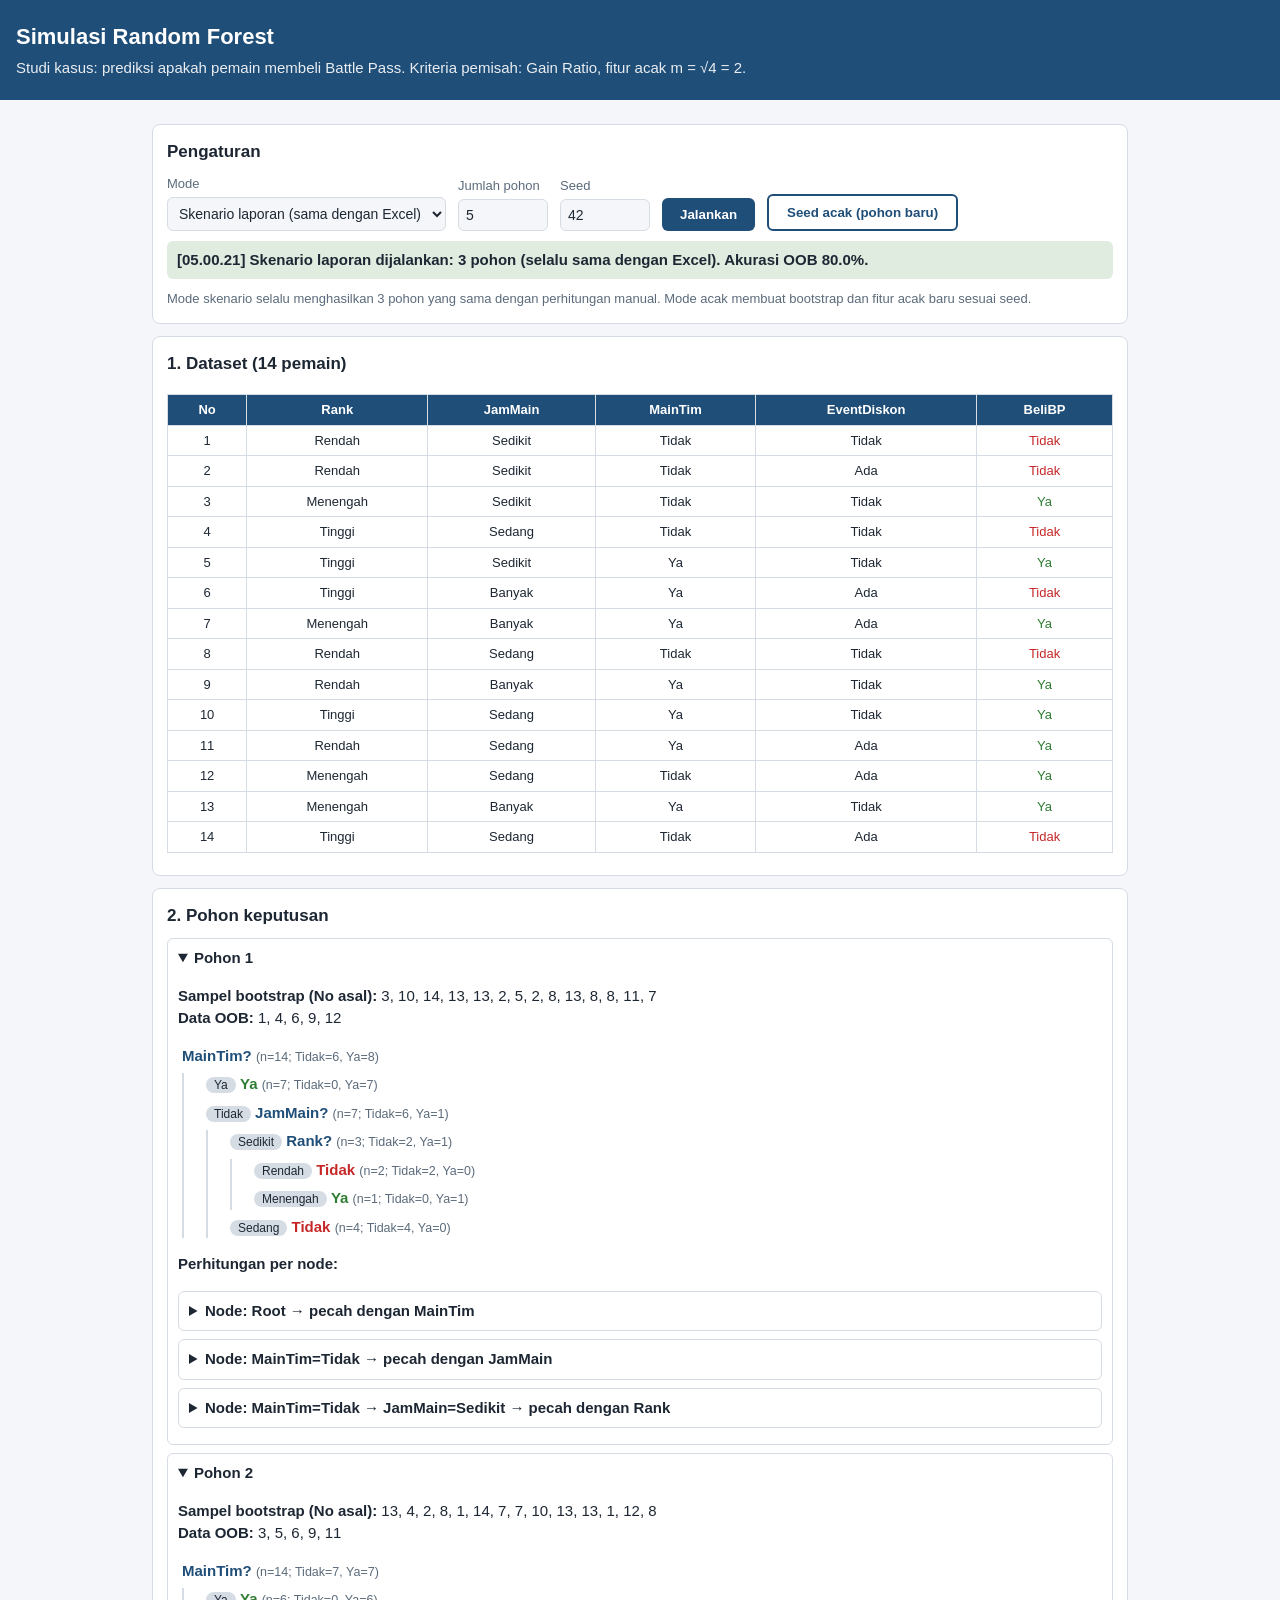
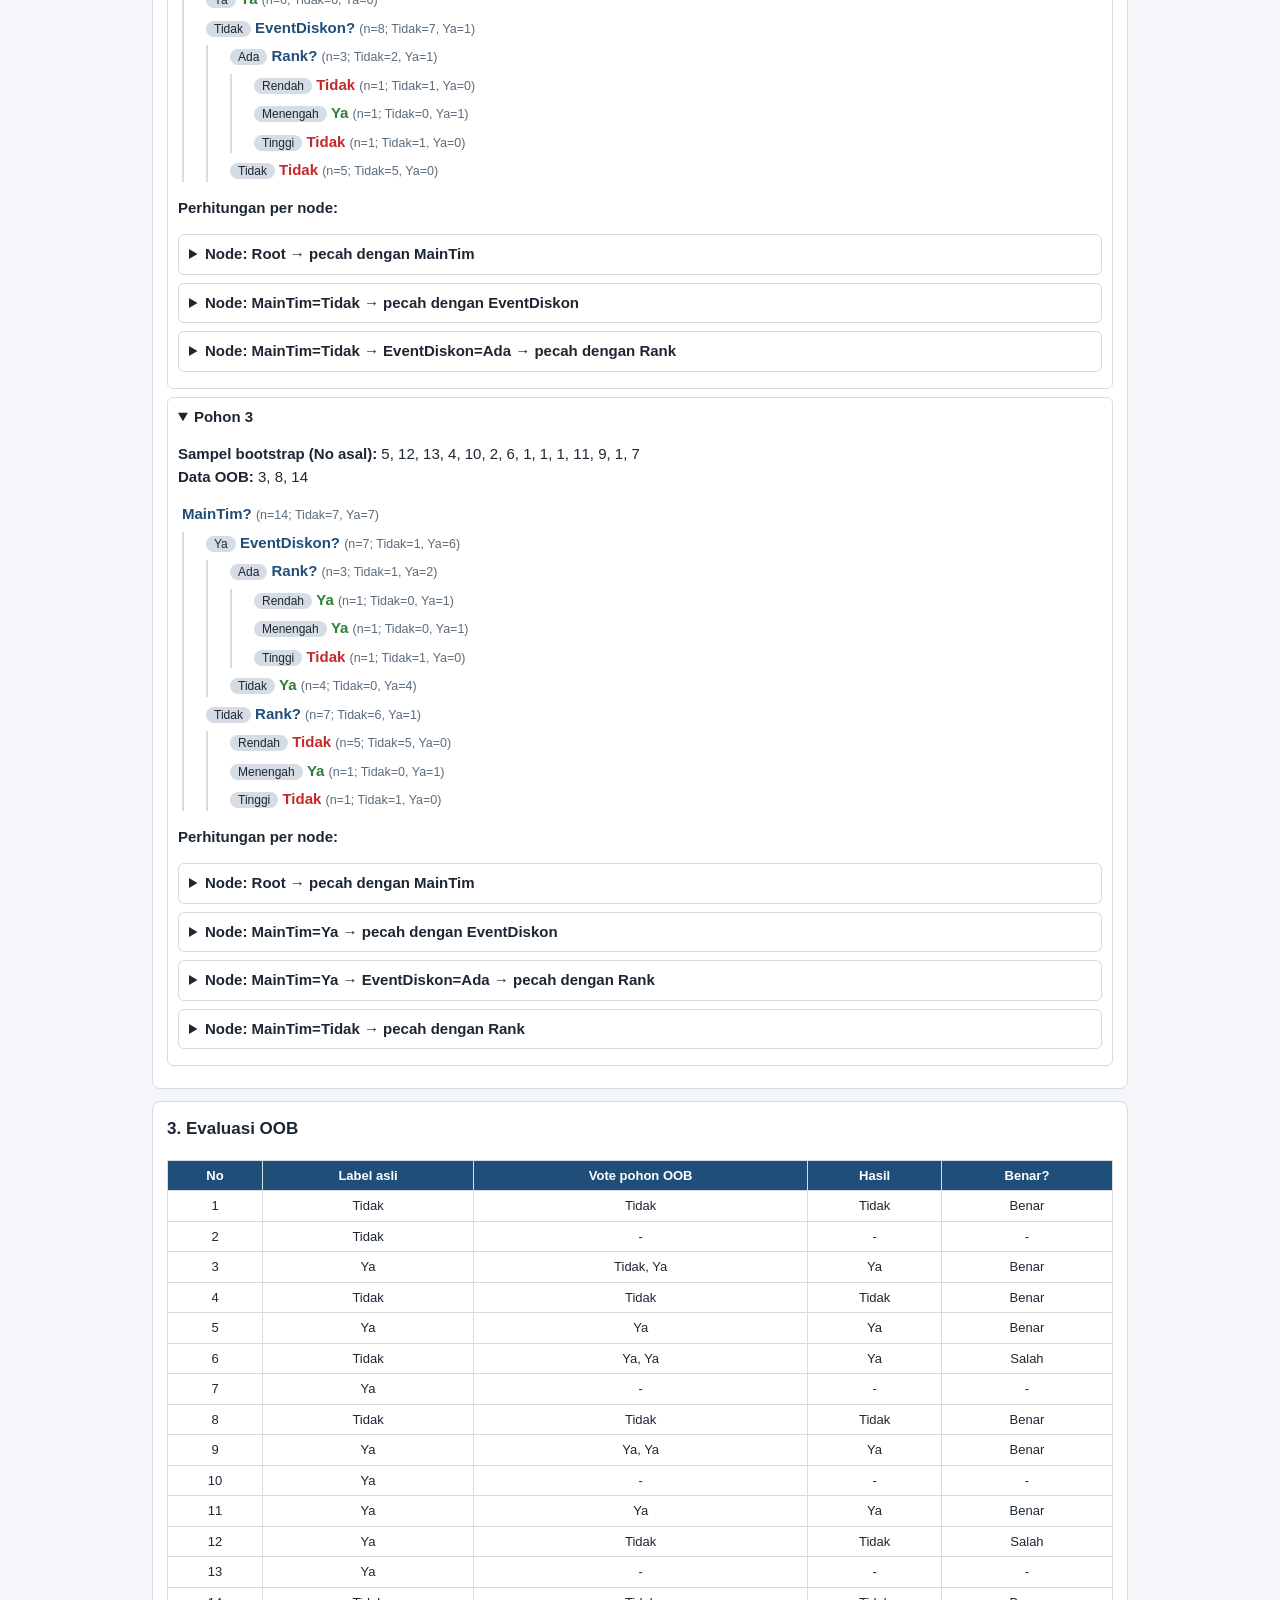
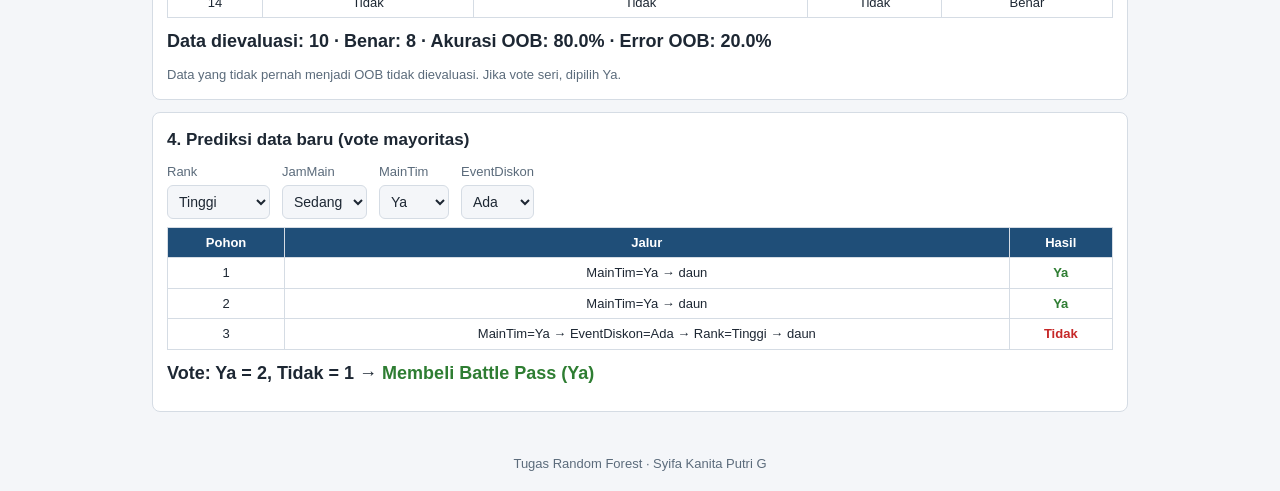
<file: index.html>
<!DOCTYPE html>
<html lang="id">
<head>
<meta charset="UTF-8">
<meta http-equiv="refresh" content="0; url=web/">
<title>Simulasi Random Forest - Battle Pass</title>
</head>
<body>
<p>Mengalihkan ke <a href="web/">simulasi Random Forest</a>...</p>
</body>
</html>
</file>
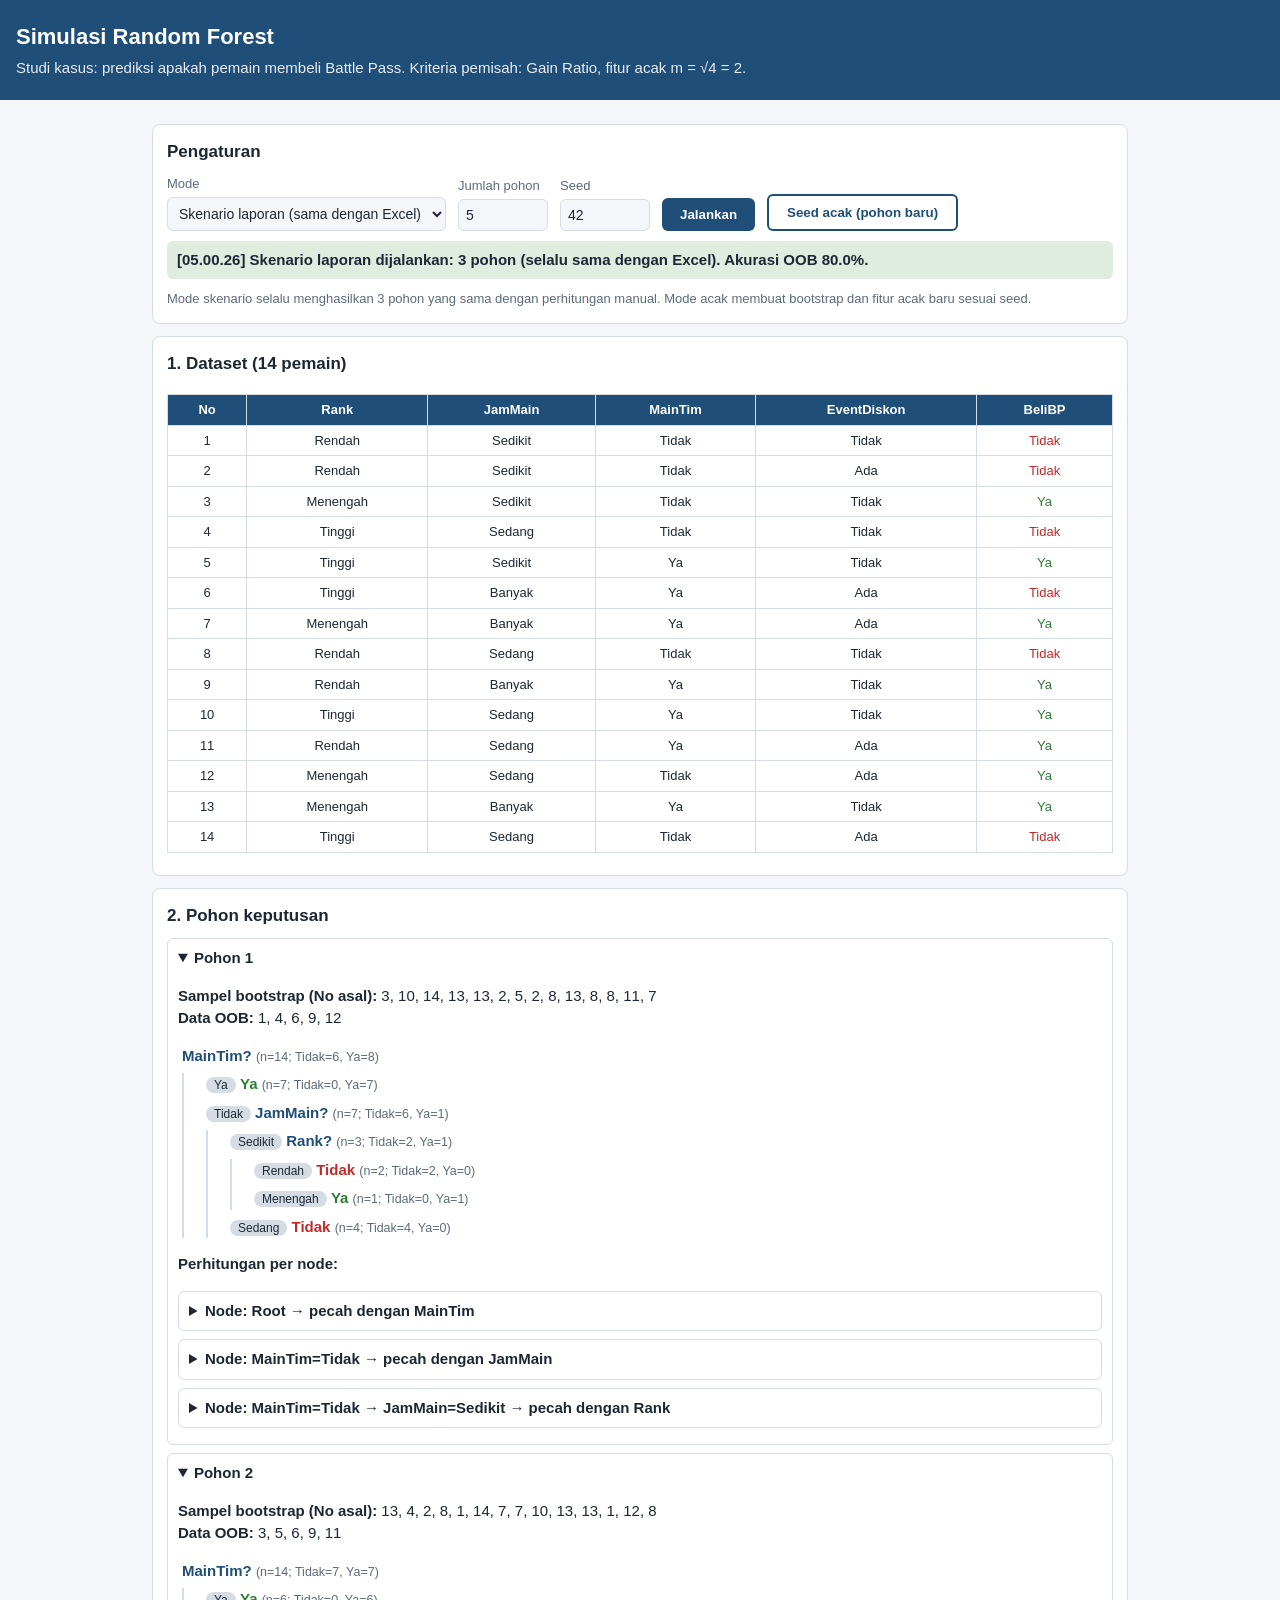
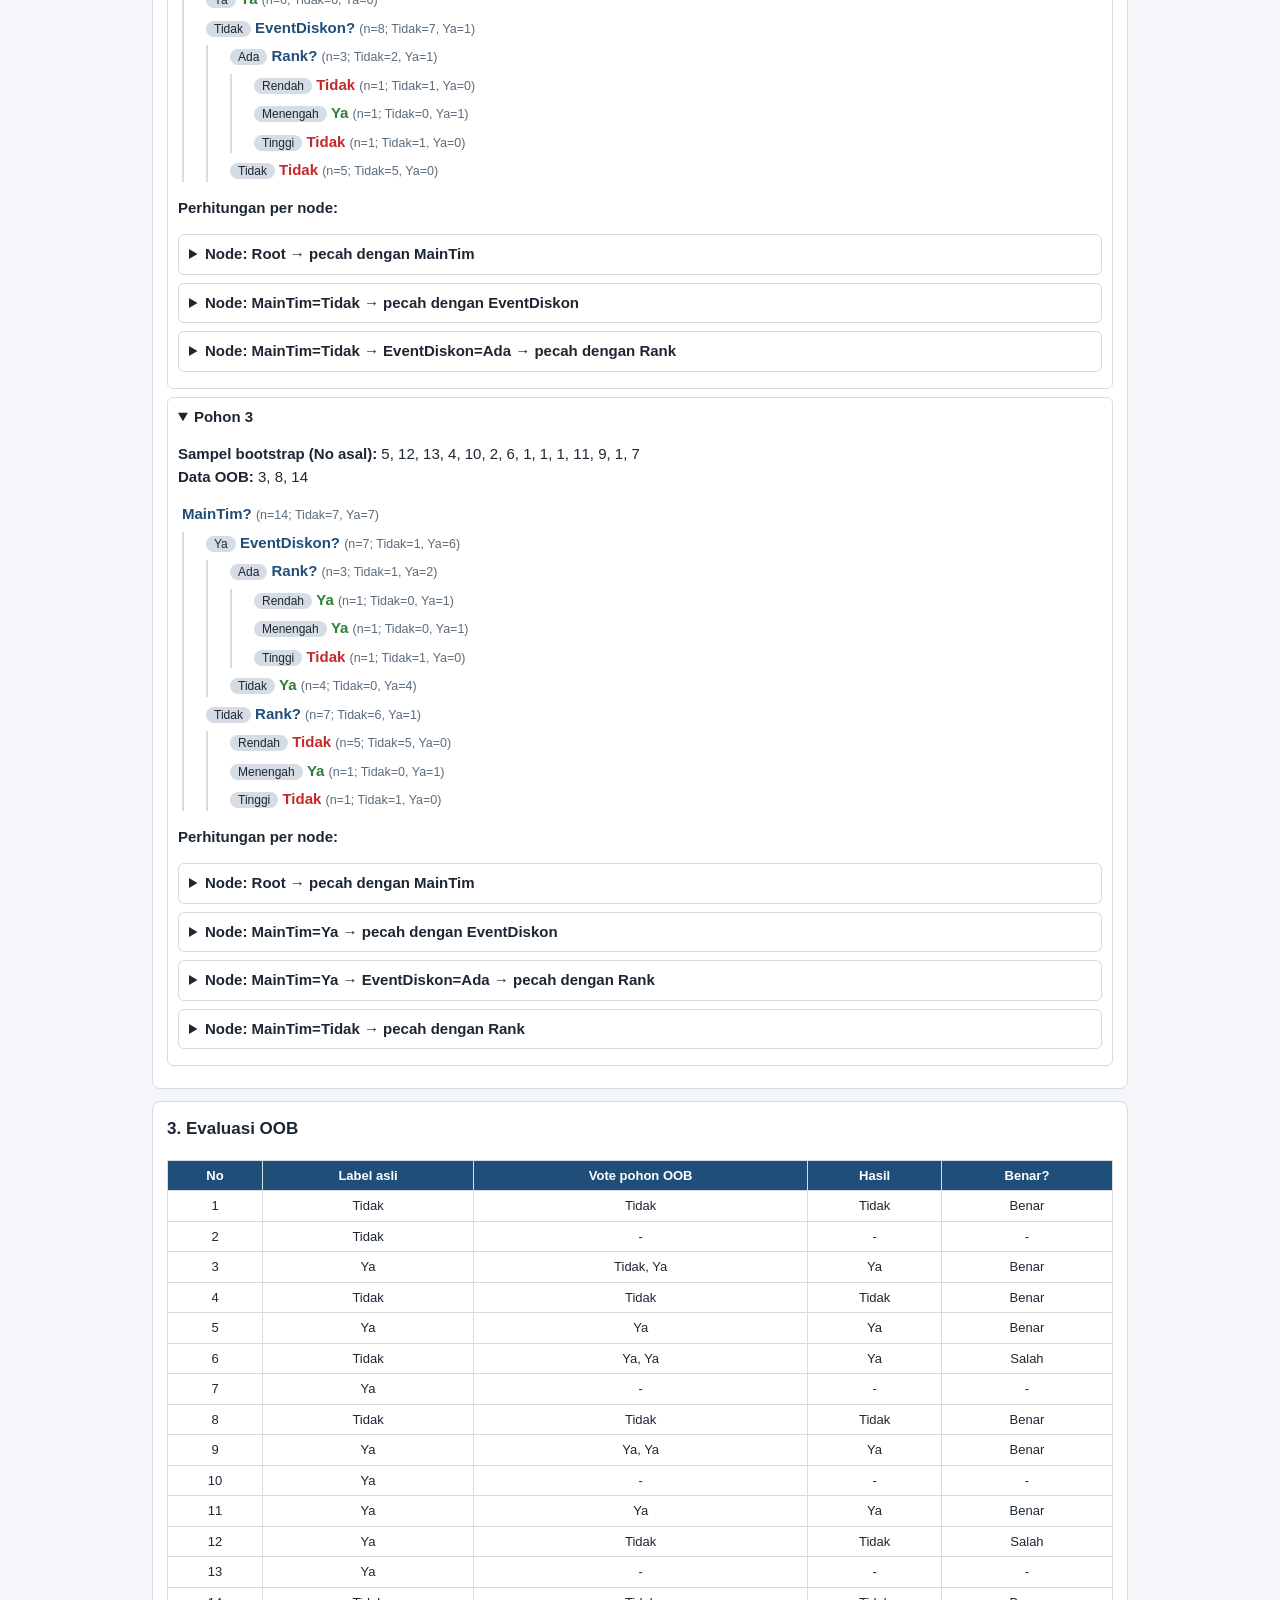
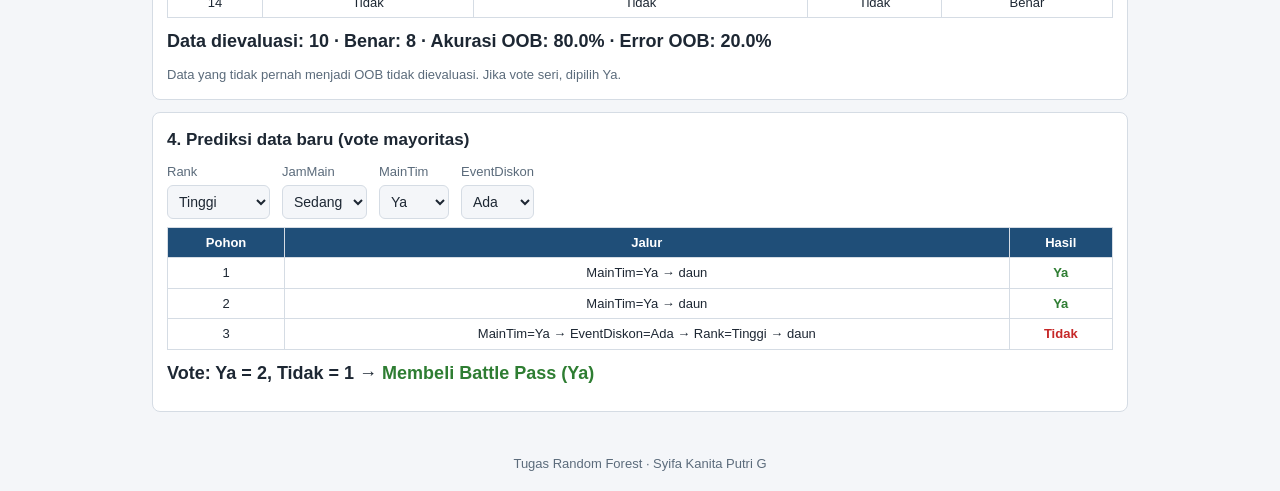
<file: web/index.html>
<!DOCTYPE html>
<html lang="id">
<head>
<meta charset="UTF-8">
<meta name="viewport" content="width=device-width, initial-scale=1">
<title>Simulasi Random Forest - Prediksi Beli Battle Pass</title>
<link rel="stylesheet" href="style.css">
</head>
<body>
<header>
  <h1>Simulasi Random Forest</h1>
  <p>Studi kasus: prediksi apakah pemain membeli Battle Pass. Kriteria pemisah: Gain Ratio, fitur acak m = &radic;4 = 2.</p>
</header>
<main>
  <section class="card">
    <h2>Pengaturan</h2>
    <div class="ctrl">
      <label>Mode
        <select id="mode">
          <option value="skenario">Skenario laporan (sama dengan Excel)</option>
          <option value="acak">Acak baru</option>
        </select>
      </label>
      <label>Jumlah pohon <input id="ntree" type="number" min="1" max="15" value="5"></label>
      <label>Seed <input id="seed" type="number" value="42"></label>
      <button id="run">Jalankan</button>
      <button id="rnd" class="sec" type="button">Seed acak (pohon baru)</button>
    </div>
    <p id="status" class="status"></p>
    <p class="hint">Mode skenario selalu menghasilkan 3 pohon yang sama dengan perhitungan manual. Mode acak membuat bootstrap dan fitur acak baru sesuai seed.</p>
  </section>
  <section class="card"><h2>1. Dataset (14 pemain)</h2><div id="dataset" class="scroll"></div></section>
  <section class="card"><h2>2. Pohon keputusan</h2><div id="trees"></div></section>
  <section class="card"><h2>3. Evaluasi OOB</h2><div id="oob" class="scroll"></div></section>
  <section class="card">
    <h2>4. Prediksi data baru (vote mayoritas)</h2>
    <div class="ctrl" id="form"></div>
    <div id="vote"></div>
  </section>
</main>
<footer>Tugas Random Forest &middot; Syifa Kanita Putri G</footer>
<script src="rf.js"></script>
<script src="app.js"></script>
</body>
</html>
</file>
<file: web/style.css>
:root{--bg:#f4f6f9;--card:#fff;--tx:#1d2733;--mut:#5b6b7b;--pri:#1f4e78;--ya:#2e7d32;--no:#c62828;--bd:#d5dce4}
@media(prefers-color-scheme:dark){:root{--bg:#12171d;--card:#1b232c;--tx:#e8edf2;--mut:#9aa9b8;--pri:#6fa8dc;--ya:#81c784;--no:#ef9a9a;--bd:#33414f}}
*{box-sizing:border-box}
body{margin:0;font:15px/1.5 Arial,sans-serif;background:var(--bg);color:var(--tx)}
header{background:var(--pri);color:#fff;padding:20px 16px}
header h1{margin:0 0 4px;font-size:22px}header p{margin:0;opacity:.9}
main{max-width:1000px;margin:0 auto;padding:12px}
.card{background:var(--card);border:1px solid var(--bd);border-radius:8px;padding:14px;margin:12px 0}
h2{margin:0 0 10px;font-size:17px}
.ctrl{display:flex;flex-wrap:wrap;gap:12px;align-items:end}
label{display:flex;flex-direction:column;font-size:13px;color:var(--mut);gap:3px}
select,input{padding:7px;border:1px solid var(--bd);border-radius:6px;background:var(--bg);color:var(--tx);font-size:14px}
input[type=number]{width:90px}
button{padding:9px 18px;border:0;border-radius:6px;background:var(--pri);color:#fff;font-weight:700;cursor:pointer}
.hint{color:var(--mut);font-size:13px;margin:10px 0 0}
.scroll{overflow-x:auto}
table{border-collapse:collapse;width:100%;font-size:13px;margin:8px 0}
th,td{border:1px solid var(--bd);padding:5px 8px;text-align:center;white-space:nowrap}
th{background:var(--pri);color:#fff}
tr.at td{background:rgba(31,78,120,.12);font-weight:700}
tr.tot td{font-weight:700}
.ya{color:var(--ya)}.no{color:var(--no)}
details{border:1px solid var(--bd);border-radius:6px;padding:8px 10px;margin:8px 0}
summary{cursor:pointer;font-weight:700}
.tree,.tree ul{list-style:none;margin:0;padding-left:22px;border-left:2px solid var(--bd)}
.tree{border:0;padding-left:4px}
.tree li{margin:6px 0}
.edge{background:var(--bd);border-radius:10px;padding:1px 8px;font-size:12px}
.nd{color:var(--pri)}
.leaf.Ya{color:var(--ya)}.leaf.Tidak{color:var(--no)}
small{color:var(--mut)}
.big{font-size:18px;font-weight:700;margin:10px 0}
footer{text-align:center;color:var(--mut);padding:18px;font-size:13px}

button.sec{background:transparent;color:var(--pri);border:2px solid var(--pri)}
.status{margin:10px 0 0;padding:8px 10px;border-radius:6px;background:rgba(46,125,50,.15);font-weight:700;min-height:20px}
.status:empty{display:none}
@keyframes flash{from{background:rgba(255,193,7,.35)}to{background:transparent}}
.flash{animation:flash 1.2s ease-out}
</file>
